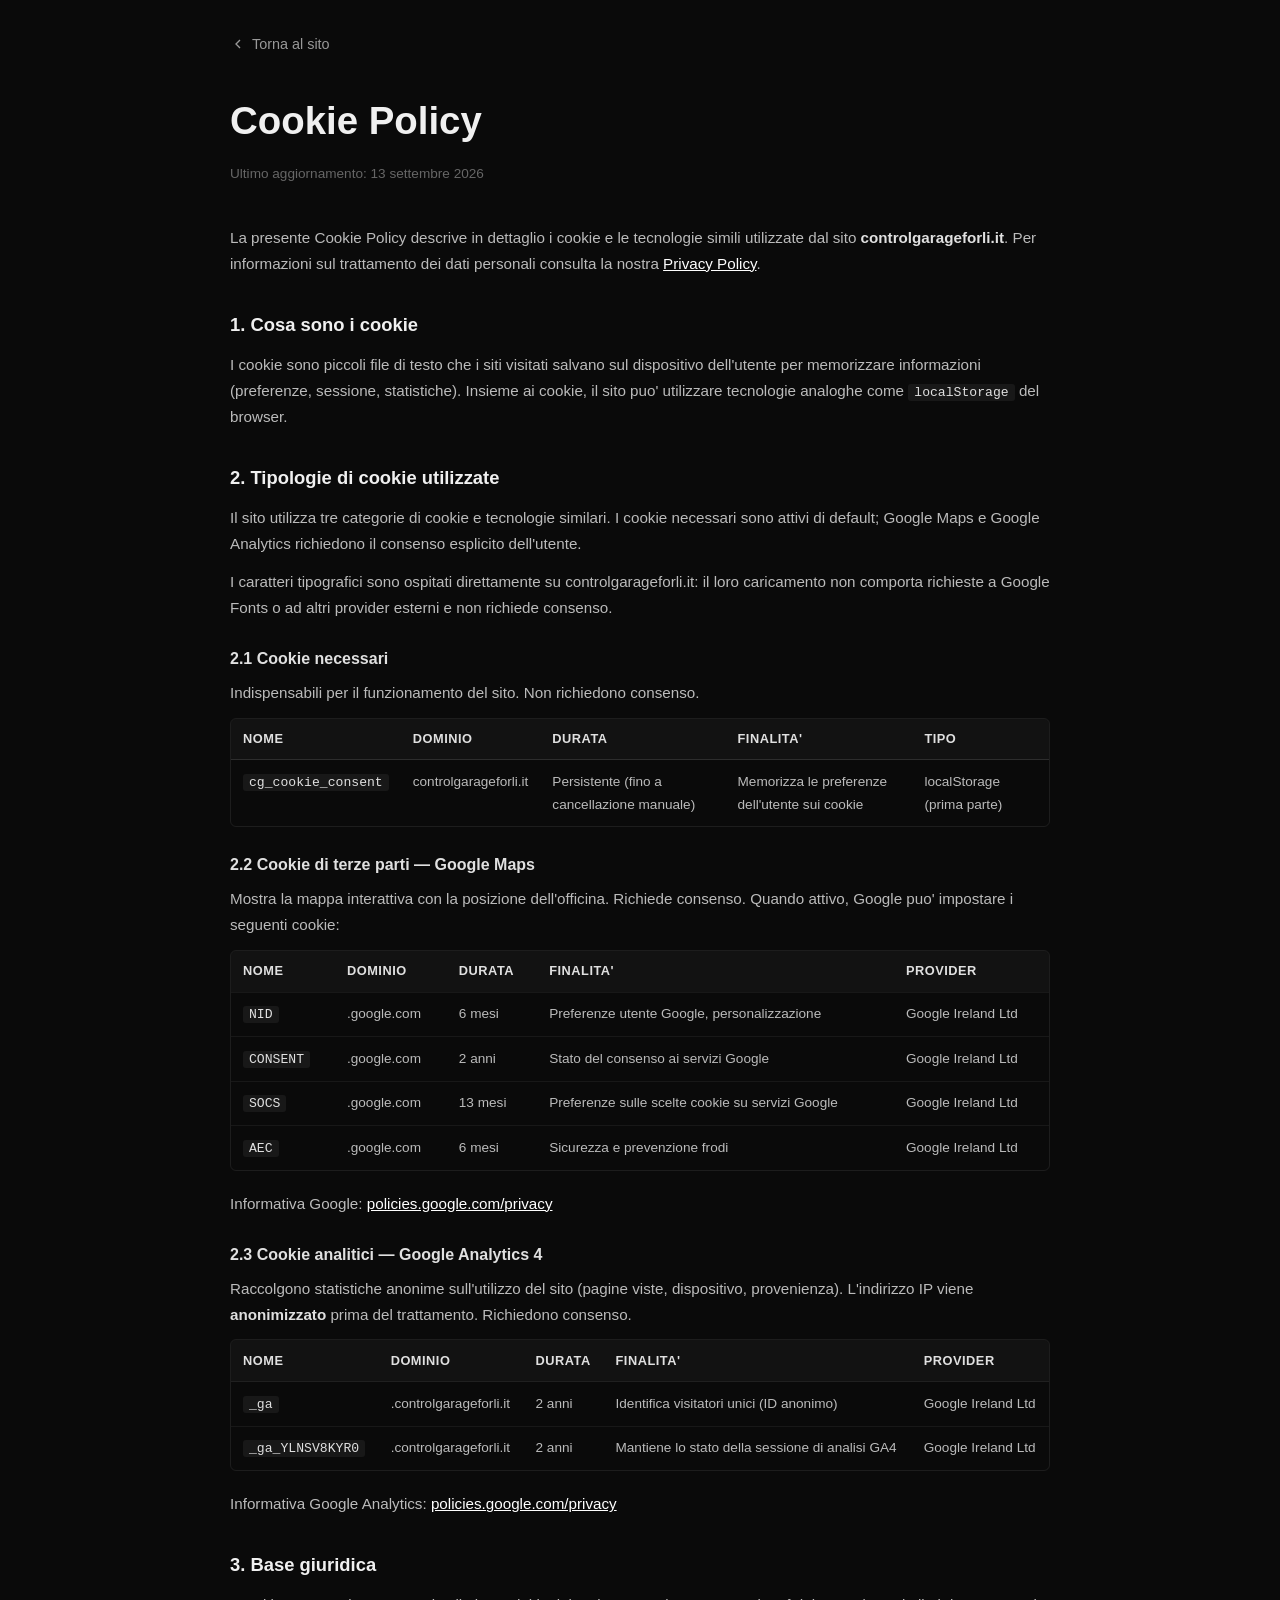
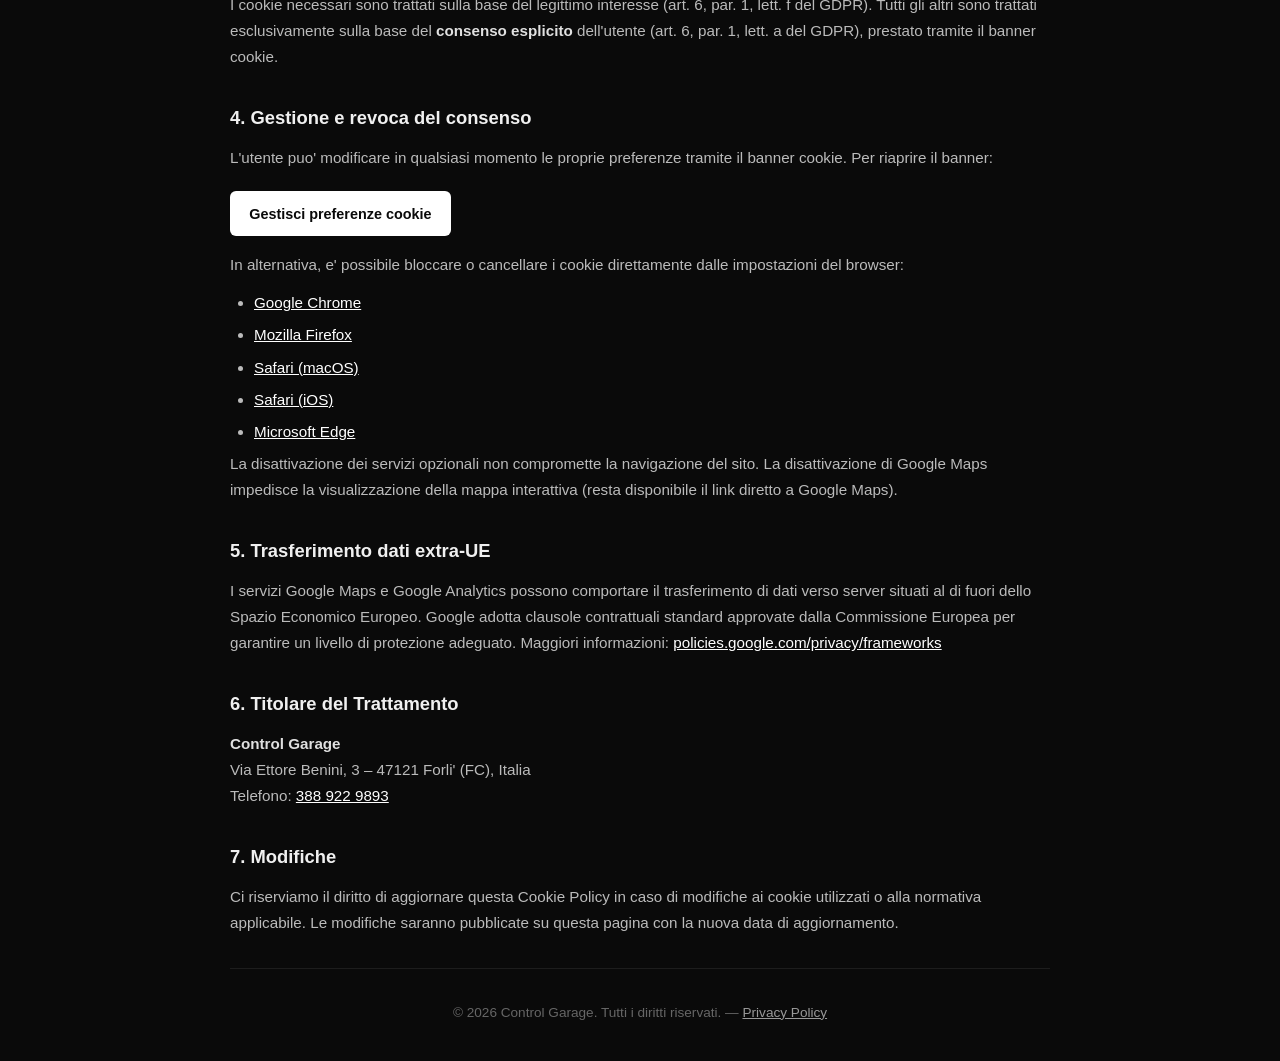
<file: cookie-policy.html>
<!DOCTYPE html>
<html lang="it">
<head>
  <meta charset="UTF-8" />
  <meta name="viewport" content="width=device-width, initial-scale=1.0" />
  <title>Cookie Policy – Control Garage</title>
  <meta name="robots" content="noindex" />
  <link rel="icon" href="/favicon.ico" sizes="48x32x16" />
  <link rel="icon" href="/favicon.svg" type="image/svg+xml" />
  <style>
    *, *::before, *::after { margin: 0; padding: 0; box-sizing: border-box; }
    body {
      background: #0a0a0a;
      color: #e0e0e0;
      font-family: 'Inter', -apple-system, BlinkMacSystemFont, 'Segoe UI', sans-serif;
      line-height: 1.7;
      padding: 2rem 1.5rem;
    }
    .container { max-width: 820px; margin: 0 auto; }
    .back-link {
      display: inline-flex;
      align-items: center;
      gap: 6px;
      color: #999;
      font-size: 0.9rem;
      text-decoration: none;
      margin-bottom: 2rem;
      transition: color 200ms;
    }
    .back-link:hover { color: #fff; }
    h1 {
      font-size: clamp(1.8rem, 5vw, 2.4rem);
      font-weight: 800;
      color: #f0f0f0;
      margin-bottom: 0.5rem;
    }
    .last-updated {
      color: #666;
      font-size: 0.85rem;
      margin-bottom: 2.5rem;
    }
    h2 {
      font-size: 1.15rem;
      font-weight: 700;
      color: #f0f0f0;
      margin-top: 2rem;
      margin-bottom: 0.75rem;
    }
    h3 {
      font-size: 1rem;
      font-weight: 700;
      color: #e0e0e0;
      margin-top: 1.5rem;
      margin-bottom: 0.5rem;
    }
    p, li { color: #bbb; font-size: 0.95rem; margin-bottom: 0.75rem; }
    ul { padding-left: 1.5rem; list-style: disc; }
    li { margin-bottom: 0.4rem; }
    a { color: #fff; }
    strong { color: #e0e0e0; }
    .divider {
      border: none;
      border-top: 1px solid rgba(255,255,255,0.08);
      margin: 2rem 0;
    }
    .table-wrap {
      overflow-x: auto;
      margin: 0.75rem 0 1.25rem;
      border: 1px solid rgba(255,255,255,0.08);
      border-radius: 6px;
    }
    table {
      width: 100%;
      border-collapse: collapse;
      font-size: 0.85rem;
      min-width: 560px;
    }
    th, td {
      padding: 0.6rem 0.75rem;
      text-align: left;
      border-bottom: 1px solid rgba(255,255,255,0.06);
      vertical-align: top;
    }
    th {
      background: rgba(255,255,255,0.03);
      color: #e0e0e0;
      font-weight: 600;
      font-size: 0.8rem;
      text-transform: uppercase;
      letter-spacing: 0.04em;
    }
    td { color: #bbb; }
    tr:last-child td { border-bottom: none; }
    code {
      background: rgba(255,255,255,0.06);
      color: #e0e0e0;
      padding: 1px 6px;
      border-radius: 3px;
      font-family: ui-monospace, SFMono-Regular, Menlo, monospace;
      font-size: 0.82rem;
    }
    .manage-btn {
      display: inline-block;
      background: #fff;
      color: #0a0a0a;
      padding: 0.65rem 1.2rem;
      border-radius: 6px;
      text-decoration: none;
      font-weight: 600;
      font-size: 0.9rem;
      margin-top: 0.5rem;
      border: none;
      cursor: pointer;
    }
    .manage-btn:hover { background: #f0f0f0; }
  </style>
</head>
<body>
  <div class="container">
    <a href="/" class="back-link">
      <svg width="16" height="16" viewBox="0 0 24 24" fill="none" stroke="currentColor" stroke-width="2"><polyline points="15 18 9 12 15 6"/></svg>
      Torna al sito
    </a>

    <h1>Cookie Policy</h1>
    <p class="last-updated">Ultimo aggiornamento: 13 settembre 2026</p>

    <p>La presente Cookie Policy descrive in dettaglio i cookie e le tecnologie simili utilizzate dal sito <strong>controlgarageforli.it</strong>. Per informazioni sul trattamento dei dati personali consulta la nostra <a href="/privacy-policy.html">Privacy Policy</a>.</p>

    <h2>1. Cosa sono i cookie</h2>
    <p>I cookie sono piccoli file di testo che i siti visitati salvano sul dispositivo dell'utente per memorizzare informazioni (preferenze, sessione, statistiche). Insieme ai cookie, il sito puo' utilizzare tecnologie analoghe come <code>localStorage</code> del browser.</p>

    <h2>2. Tipologie di cookie utilizzate</h2>
    <p>Il sito utilizza tre categorie di cookie e tecnologie similari. I cookie necessari sono attivi di default; Google Maps e Google Analytics richiedono il consenso esplicito dell'utente.</p>
    <p>I caratteri tipografici sono ospitati direttamente su controlgarageforli.it: il loro caricamento non comporta richieste a Google Fonts o ad altri provider esterni e non richiede consenso.</p>

    <h3>2.1 Cookie necessari</h3>
    <p>Indispensabili per il funzionamento del sito. Non richiedono consenso.</p>
    <div class="table-wrap">
      <table>
        <thead>
          <tr><th>Nome</th><th>Dominio</th><th>Durata</th><th>Finalita'</th><th>Tipo</th></tr>
        </thead>
        <tbody>
          <tr>
            <td><code>cg_cookie_consent</code></td>
            <td>controlgarageforli.it</td>
            <td>Persistente (fino a cancellazione manuale)</td>
            <td>Memorizza le preferenze dell'utente sui cookie</td>
            <td>localStorage (prima parte)</td>
          </tr>
        </tbody>
      </table>
    </div>

    <h3>2.2 Cookie di terze parti — Google Maps</h3>
    <p>Mostra la mappa interattiva con la posizione dell'officina. Richiede consenso. Quando attivo, Google puo' impostare i seguenti cookie:</p>
    <div class="table-wrap">
      <table>
        <thead>
          <tr><th>Nome</th><th>Dominio</th><th>Durata</th><th>Finalita'</th><th>Provider</th></tr>
        </thead>
        <tbody>
          <tr>
            <td><code>NID</code></td>
            <td>.google.com</td>
            <td>6 mesi</td>
            <td>Preferenze utente Google, personalizzazione</td>
            <td>Google Ireland Ltd</td>
          </tr>
          <tr>
            <td><code>CONSENT</code></td>
            <td>.google.com</td>
            <td>2 anni</td>
            <td>Stato del consenso ai servizi Google</td>
            <td>Google Ireland Ltd</td>
          </tr>
          <tr>
            <td><code>SOCS</code></td>
            <td>.google.com</td>
            <td>13 mesi</td>
            <td>Preferenze sulle scelte cookie su servizi Google</td>
            <td>Google Ireland Ltd</td>
          </tr>
          <tr>
            <td><code>AEC</code></td>
            <td>.google.com</td>
            <td>6 mesi</td>
            <td>Sicurezza e prevenzione frodi</td>
            <td>Google Ireland Ltd</td>
          </tr>
        </tbody>
      </table>
    </div>
    <p>Informativa Google: <a href="https://policies.google.com/privacy" target="_blank" rel="noopener noreferrer">policies.google.com/privacy</a></p>

    <h3>2.3 Cookie analitici — Google Analytics 4</h3>
    <p>Raccolgono statistiche anonime sull'utilizzo del sito (pagine viste, dispositivo, provenienza). L'indirizzo IP viene <strong>anonimizzato</strong> prima del trattamento. Richiedono consenso.</p>
    <div class="table-wrap">
      <table>
        <thead>
          <tr><th>Nome</th><th>Dominio</th><th>Durata</th><th>Finalita'</th><th>Provider</th></tr>
        </thead>
        <tbody>
          <tr>
            <td><code>_ga</code></td>
            <td>.controlgarageforli.it</td>
            <td>2 anni</td>
            <td>Identifica visitatori unici (ID anonimo)</td>
            <td>Google Ireland Ltd</td>
          </tr>
          <tr>
            <td><code>_ga_YLNSV8KYR0</code></td>
            <td>.controlgarageforli.it</td>
            <td>2 anni</td>
            <td>Mantiene lo stato della sessione di analisi GA4</td>
            <td>Google Ireland Ltd</td>
          </tr>
        </tbody>
      </table>
    </div>
    <p>Informativa Google Analytics: <a href="https://policies.google.com/privacy" target="_blank" rel="noopener noreferrer">policies.google.com/privacy</a></p>

    <h2>3. Base giuridica</h2>
    <p>I cookie necessari sono trattati sulla base del legittimo interesse (art. 6, par. 1, lett. f del GDPR). Tutti gli altri sono trattati esclusivamente sulla base del <strong>consenso esplicito</strong> dell'utente (art. 6, par. 1, lett. a del GDPR), prestato tramite il banner cookie.</p>

    <h2>4. Gestione e revoca del consenso</h2>
    <p>L'utente puo' modificare in qualsiasi momento le proprie preferenze tramite il banner cookie. Per riaprire il banner:</p>
    <a class="manage-btn" href="/?manage-cookies=1">Gestisci preferenze cookie</a>
    <p style="margin-top:1rem">In alternativa, e' possibile bloccare o cancellare i cookie direttamente dalle impostazioni del browser:</p>
    <ul>
      <li><a href="https://support.google.com/chrome/answer/95647" target="_blank" rel="noopener noreferrer">Google Chrome</a></li>
      <li><a href="https://support.mozilla.org/it/kb/Gestione%20dei%20cookie" target="_blank" rel="noopener noreferrer">Mozilla Firefox</a></li>
      <li><a href="https://support.apple.com/it-it/guide/safari/sfri11471/mac" target="_blank" rel="noopener noreferrer">Safari (macOS)</a></li>
      <li><a href="https://support.apple.com/it-it/HT201265" target="_blank" rel="noopener noreferrer">Safari (iOS)</a></li>
      <li><a href="https://support.microsoft.com/it-it/microsoft-edge" target="_blank" rel="noopener noreferrer">Microsoft Edge</a></li>
    </ul>
    <p>La disattivazione dei servizi opzionali non compromette la navigazione del sito. La disattivazione di Google Maps impedisce la visualizzazione della mappa interattiva (resta disponibile il link diretto a Google Maps).</p>

    <h2>5. Trasferimento dati extra-UE</h2>
    <p>I servizi Google Maps e Google Analytics possono comportare il trasferimento di dati verso server situati al di fuori dello Spazio Economico Europeo. Google adotta clausole contrattuali standard approvate dalla Commissione Europea per garantire un livello di protezione adeguato. Maggiori informazioni: <a href="https://policies.google.com/privacy/frameworks" target="_blank" rel="noopener noreferrer">policies.google.com/privacy/frameworks</a></p>

    <h2>6. Titolare del Trattamento</h2>
    <p><strong>Control Garage</strong><br>
    Via Ettore Benini, 3 – 47121 Forli' (FC), Italia<br>
    Telefono: <a href="tel:+393889229893">388 922 9893</a></p>

    <h2>7. Modifiche</h2>
    <p>Ci riserviamo il diritto di aggiornare questa Cookie Policy in caso di modifiche ai cookie utilizzati o alla normativa applicabile. Le modifiche saranno pubblicate su questa pagina con la nuova data di aggiornamento.</p>

    <hr class="divider" />
    <p style="color:#666; font-size:0.85rem; text-align:center;">&copy; 2026 Control Garage. Tutti i diritti riservati. — <a href="/privacy-policy.html" style="color:#999">Privacy Policy</a></p>
  </div>
</body>
</html>
</file>
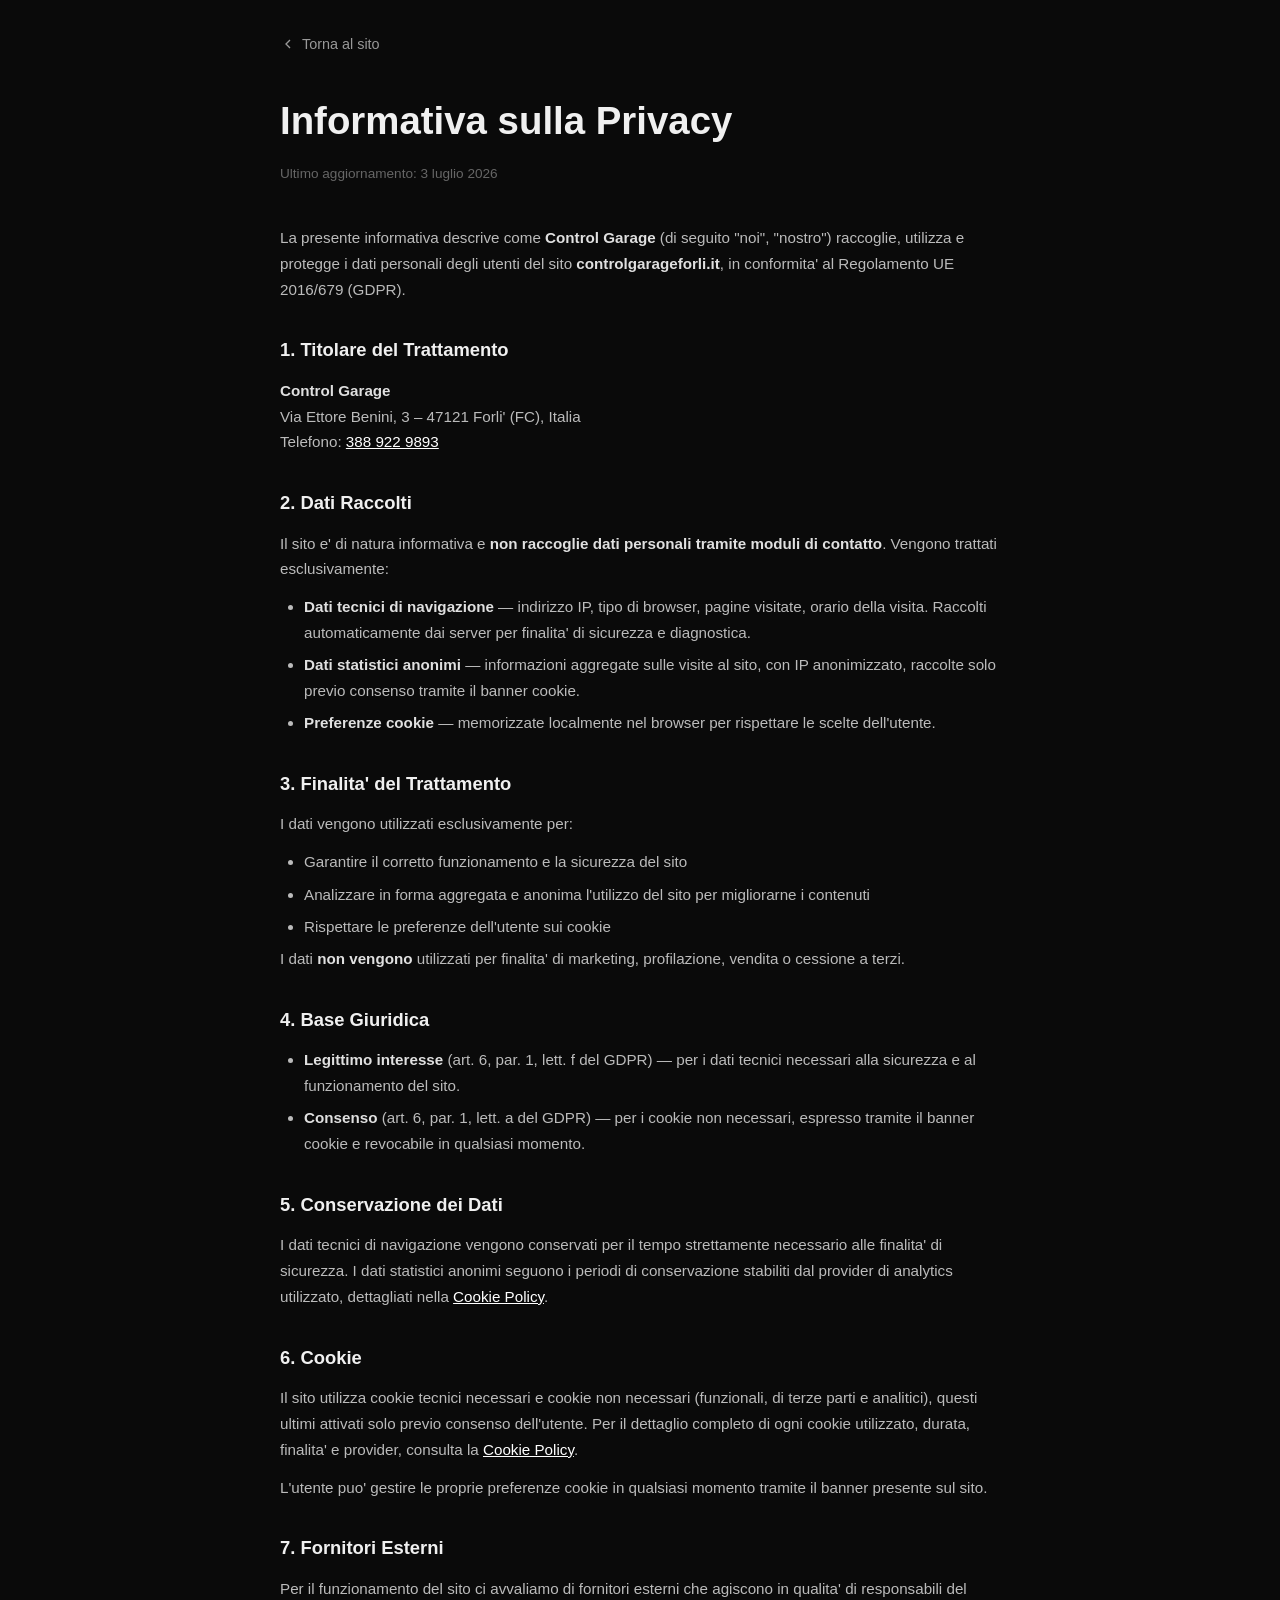
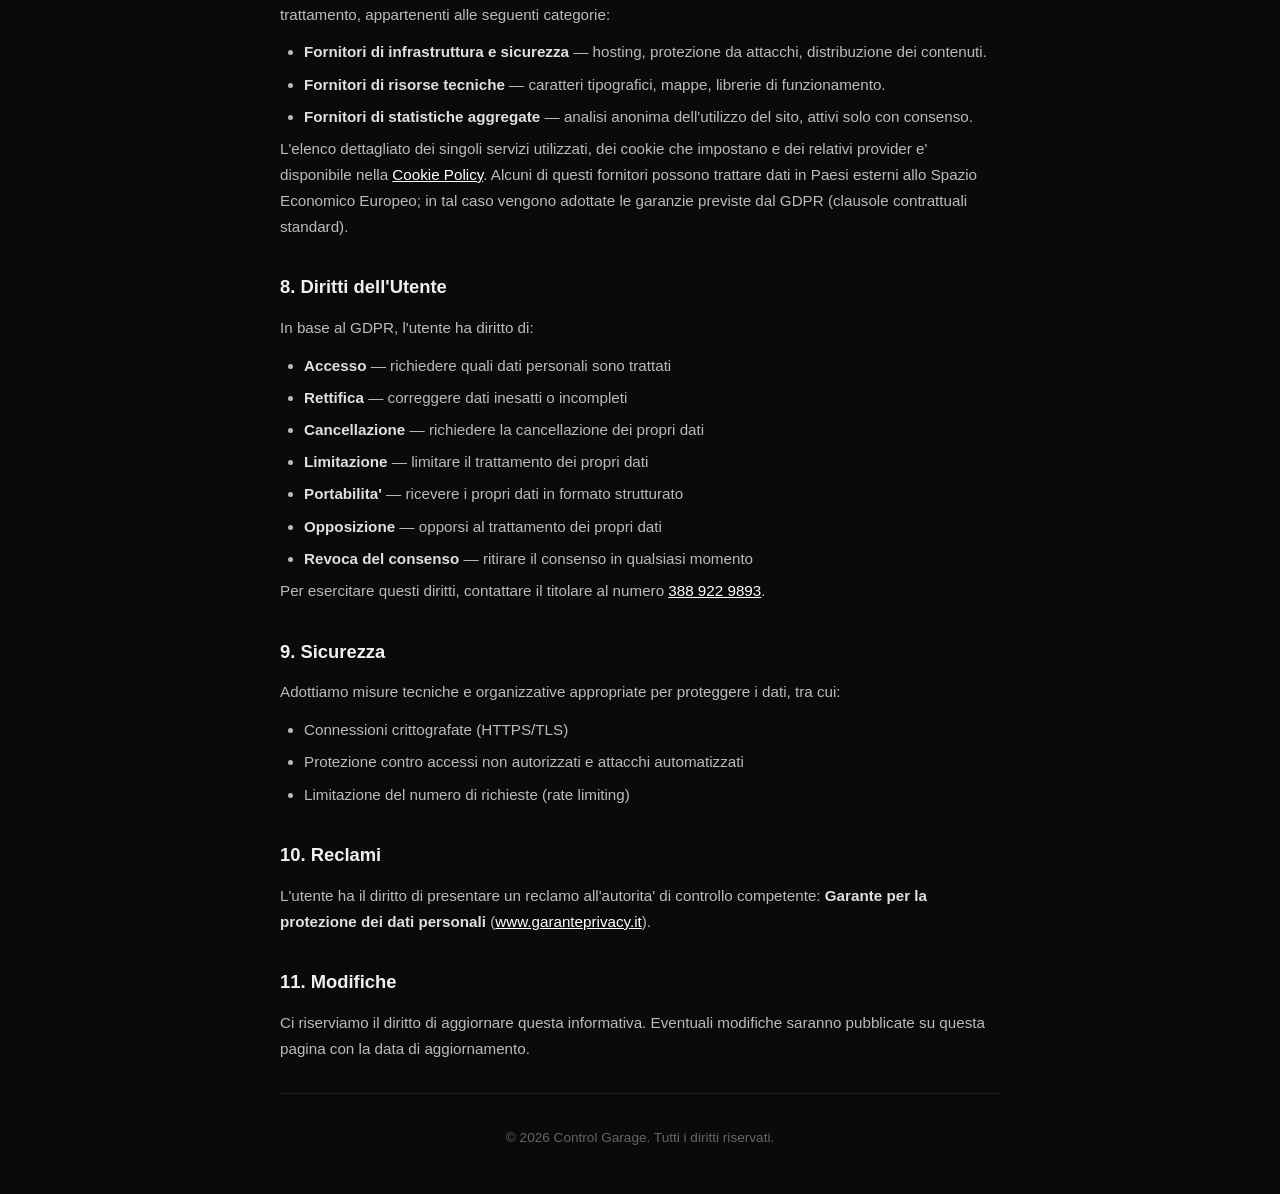
<file: privacy-policy.html>
<!DOCTYPE html>
<html lang="it">
<head>
  <meta charset="UTF-8" />
  <meta name="viewport" content="width=device-width, initial-scale=1.0" />
  <title>Privacy Policy – Control Garage</title>
  <meta name="robots" content="noindex" />
  <link rel="icon" href="/favicon.ico" sizes="48x32x16" />
  <link rel="icon" href="/favicon.svg" type="image/svg+xml" />
  <style>
    *, *::before, *::after { margin: 0; padding: 0; box-sizing: border-box; }
    body {
      background: #0a0a0a;
      color: #e0e0e0;
      font-family: 'Inter', -apple-system, BlinkMacSystemFont, 'Segoe UI', sans-serif;
      line-height: 1.7;
      padding: 2rem 1.5rem;
    }
    .container { max-width: 720px; margin: 0 auto; }
    .back-link {
      display: inline-flex;
      align-items: center;
      gap: 6px;
      color: #999;
      font-size: 0.9rem;
      text-decoration: none;
      margin-bottom: 2rem;
      transition: color 200ms;
    }
    .back-link:hover { color: #fff; }
    h1 {
      font-size: clamp(1.8rem, 5vw, 2.4rem);
      font-weight: 800;
      color: #f0f0f0;
      margin-bottom: 0.5rem;
    }
    .last-updated {
      color: #666;
      font-size: 0.85rem;
      margin-bottom: 2.5rem;
    }
    h2 {
      font-size: 1.15rem;
      font-weight: 700;
      color: #f0f0f0;
      margin-top: 2rem;
      margin-bottom: 0.75rem;
    }
    p, li { color: #bbb; font-size: 0.95rem; margin-bottom: 0.75rem; }
    ul { padding-left: 1.5rem; list-style: disc; }
    li { margin-bottom: 0.4rem; }
    a { color: #fff; }
    strong { color: #e0e0e0; }
    .divider {
      border: none;
      border-top: 1px solid rgba(255,255,255,0.08);
      margin: 2rem 0;
    }
  </style>
</head>
<body>
  <div class="container">
    <a href="/" class="back-link">
      <svg width="16" height="16" viewBox="0 0 24 24" fill="none" stroke="currentColor" stroke-width="2"><polyline points="15 18 9 12 15 6"/></svg>
      Torna al sito
    </a>

    <h1>Informativa sulla Privacy</h1>
    <p class="last-updated">Ultimo aggiornamento: 3 luglio 2026</p>

    <p>La presente informativa descrive come <strong>Control Garage</strong> (di seguito "noi", "nostro") raccoglie, utilizza e protegge i dati personali degli utenti del sito <strong>controlgarageforli.it</strong>, in conformita' al Regolamento UE 2016/679 (GDPR).</p>

    <h2>1. Titolare del Trattamento</h2>
    <p><strong>Control Garage</strong><br>
    Via Ettore Benini, 3 – 47121 Forli' (FC), Italia<br>
    Telefono: <a href="tel:+393889229893">388 922 9893</a></p>

    <h2>2. Dati Raccolti</h2>
    <p>Il sito e' di natura informativa e <strong>non raccoglie dati personali tramite moduli di contatto</strong>. Vengono trattati esclusivamente:</p>
    <ul>
      <li><strong>Dati tecnici di navigazione</strong> — indirizzo IP, tipo di browser, pagine visitate, orario della visita. Raccolti automaticamente dai server per finalita' di sicurezza e diagnostica.</li>
      <li><strong>Dati statistici anonimi</strong> — informazioni aggregate sulle visite al sito, con IP anonimizzato, raccolte solo previo consenso tramite il banner cookie.</li>
      <li><strong>Preferenze cookie</strong> — memorizzate localmente nel browser per rispettare le scelte dell'utente.</li>
    </ul>

    <h2>3. Finalita' del Trattamento</h2>
    <p>I dati vengono utilizzati esclusivamente per:</p>
    <ul>
      <li>Garantire il corretto funzionamento e la sicurezza del sito</li>
      <li>Analizzare in forma aggregata e anonima l'utilizzo del sito per migliorarne i contenuti</li>
      <li>Rispettare le preferenze dell'utente sui cookie</li>
    </ul>
    <p>I dati <strong>non vengono</strong> utilizzati per finalita' di marketing, profilazione, vendita o cessione a terzi.</p>

    <h2>4. Base Giuridica</h2>
    <ul>
      <li><strong>Legittimo interesse</strong> (art. 6, par. 1, lett. f del GDPR) — per i dati tecnici necessari alla sicurezza e al funzionamento del sito.</li>
      <li><strong>Consenso</strong> (art. 6, par. 1, lett. a del GDPR) — per i cookie non necessari, espresso tramite il banner cookie e revocabile in qualsiasi momento.</li>
    </ul>

    <h2>5. Conservazione dei Dati</h2>
    <p>I dati tecnici di navigazione vengono conservati per il tempo strettamente necessario alle finalita' di sicurezza. I dati statistici anonimi seguono i periodi di conservazione stabiliti dal provider di analytics utilizzato, dettagliati nella <a href="/cookie-policy.html">Cookie Policy</a>.</p>

    <h2>6. Cookie</h2>
    <p>Il sito utilizza cookie tecnici necessari e cookie non necessari (funzionali, di terze parti e analitici), questi ultimi attivati solo previo consenso dell'utente. Per il dettaglio completo di ogni cookie utilizzato, durata, finalita' e provider, consulta la <a href="/cookie-policy.html">Cookie Policy</a>.</p>
    <p>L'utente puo' gestire le proprie preferenze cookie in qualsiasi momento tramite il banner presente sul sito.</p>

    <h2>7. Fornitori Esterni</h2>
    <p>Per il funzionamento del sito ci avvaliamo di fornitori esterni che agiscono in qualita' di responsabili del trattamento, appartenenti alle seguenti categorie:</p>
    <ul>
      <li><strong>Fornitori di infrastruttura e sicurezza</strong> — hosting, protezione da attacchi, distribuzione dei contenuti.</li>
      <li><strong>Fornitori di risorse tecniche</strong> — caratteri tipografici, mappe, librerie di funzionamento.</li>
      <li><strong>Fornitori di statistiche aggregate</strong> — analisi anonima dell'utilizzo del sito, attivi solo con consenso.</li>
    </ul>
    <p>L'elenco dettagliato dei singoli servizi utilizzati, dei cookie che impostano e dei relativi provider e' disponibile nella <a href="/cookie-policy.html">Cookie Policy</a>. Alcuni di questi fornitori possono trattare dati in Paesi esterni allo Spazio Economico Europeo; in tal caso vengono adottate le garanzie previste dal GDPR (clausole contrattuali standard).</p>

    <h2>8. Diritti dell'Utente</h2>
    <p>In base al GDPR, l'utente ha diritto di:</p>
    <ul>
      <li><strong>Accesso</strong> — richiedere quali dati personali sono trattati</li>
      <li><strong>Rettifica</strong> — correggere dati inesatti o incompleti</li>
      <li><strong>Cancellazione</strong> — richiedere la cancellazione dei propri dati</li>
      <li><strong>Limitazione</strong> — limitare il trattamento dei propri dati</li>
      <li><strong>Portabilita'</strong> — ricevere i propri dati in formato strutturato</li>
      <li><strong>Opposizione</strong> — opporsi al trattamento dei propri dati</li>
      <li><strong>Revoca del consenso</strong> — ritirare il consenso in qualsiasi momento</li>
    </ul>
    <p>Per esercitare questi diritti, contattare il titolare al numero <a href="tel:+393889229893">388 922 9893</a>.</p>

    <h2>9. Sicurezza</h2>
    <p>Adottiamo misure tecniche e organizzative appropriate per proteggere i dati, tra cui:</p>
    <ul>
      <li>Connessioni crittografate (HTTPS/TLS)</li>
      <li>Protezione contro accessi non autorizzati e attacchi automatizzati</li>
      <li>Limitazione del numero di richieste (rate limiting)</li>
    </ul>

    <h2>10. Reclami</h2>
    <p>L'utente ha il diritto di presentare un reclamo all'autorita' di controllo competente: <strong>Garante per la protezione dei dati personali</strong> (<a href="https://www.garanteprivacy.it" target="_blank" rel="noopener noreferrer">www.garanteprivacy.it</a>).</p>

    <h2>11. Modifiche</h2>
    <p>Ci riserviamo il diritto di aggiornare questa informativa. Eventuali modifiche saranno pubblicate su questa pagina con la data di aggiornamento.</p>

    <hr class="divider" />
    <p style="color:#666; font-size:0.85rem; text-align:center;">&copy; 2026 Control Garage. Tutti i diritti riservati.</p>
  </div>
</body>
</html>
</file>
